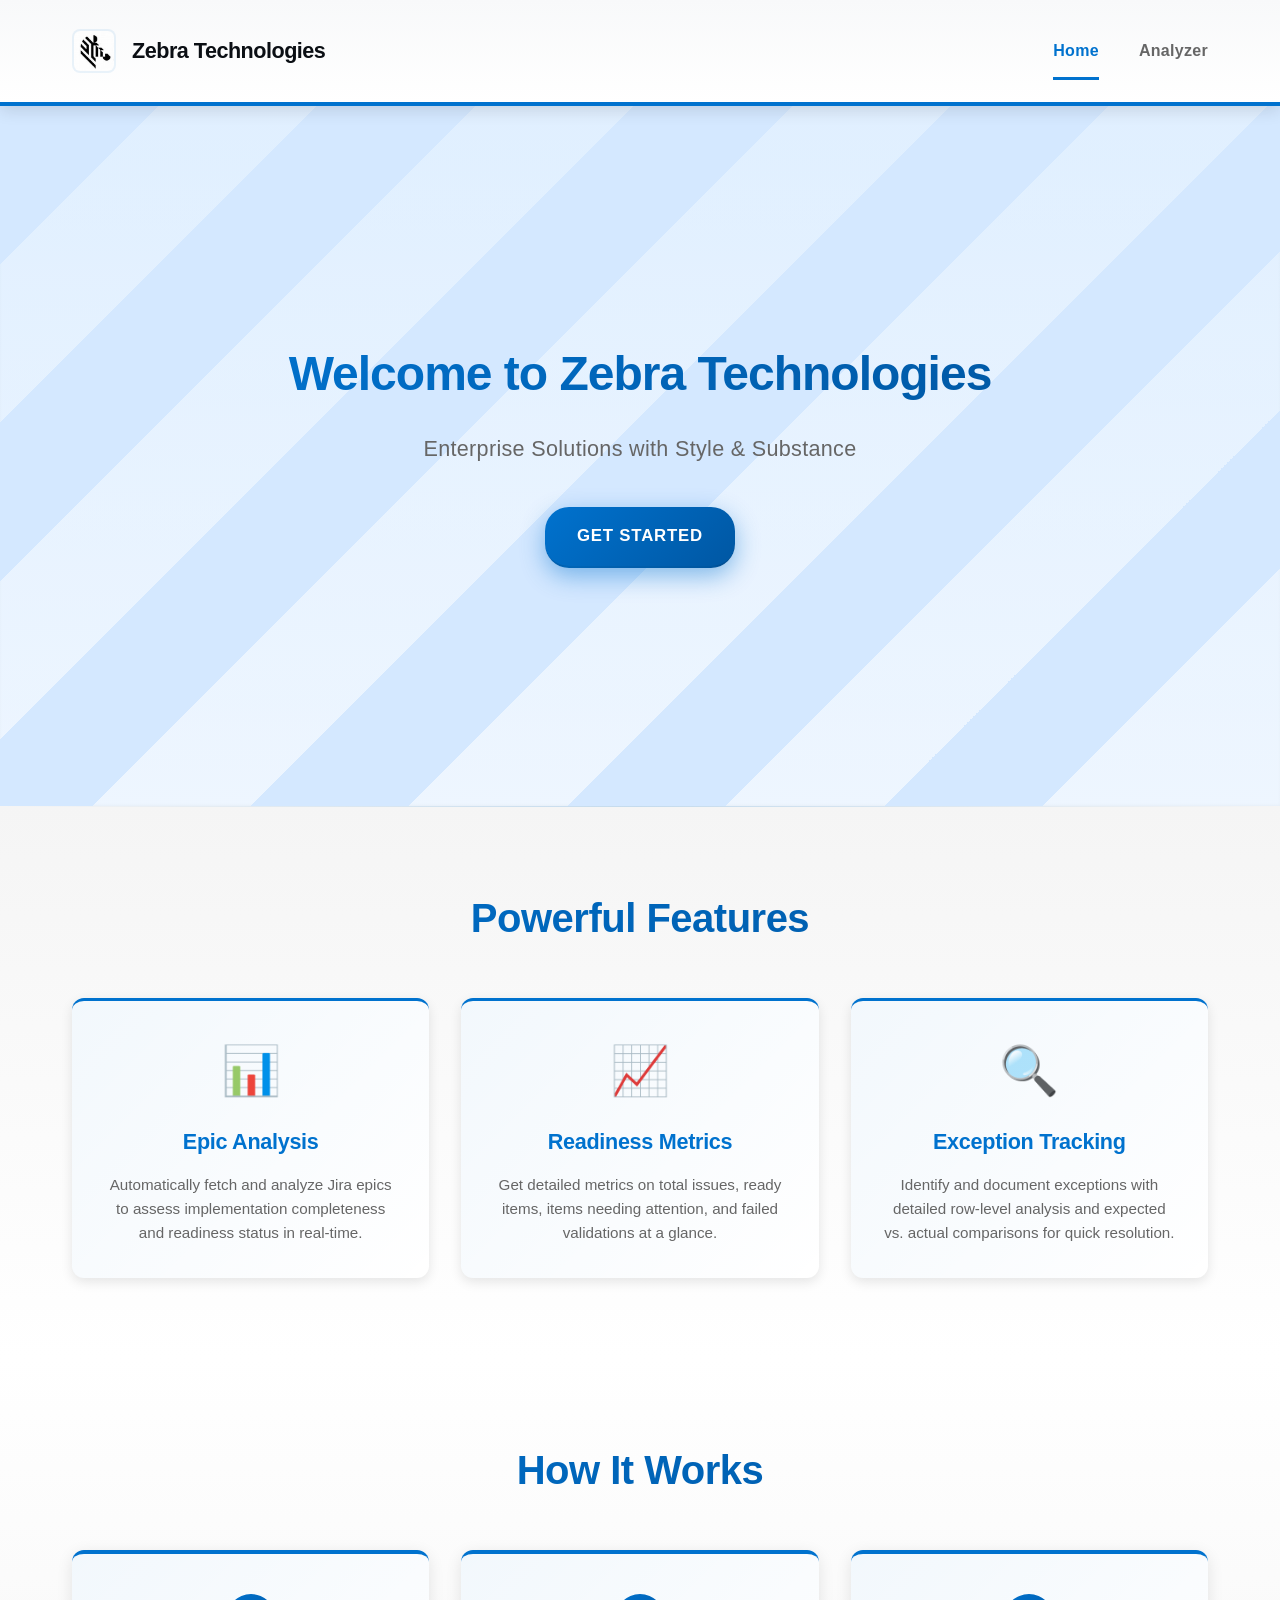
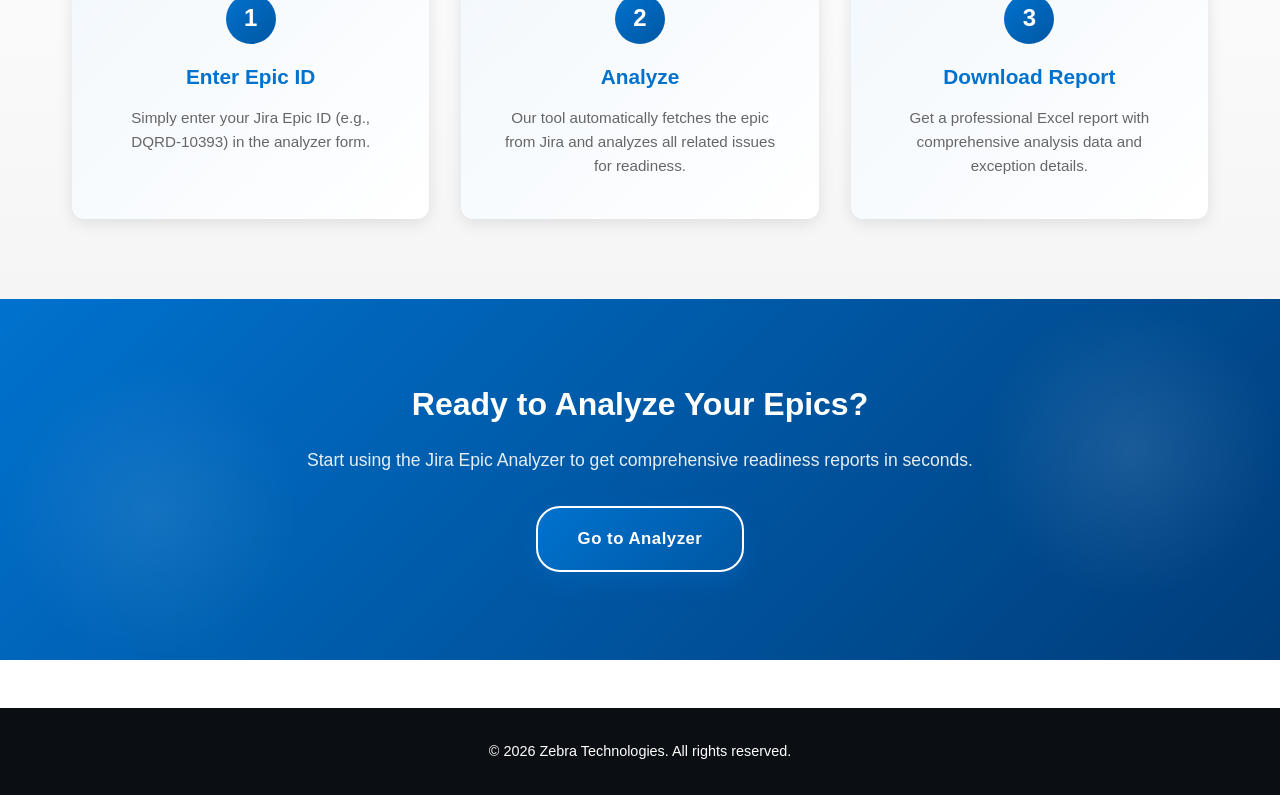
<file: frontend/index.html>
<!DOCTYPE html>
<html lang="en">
  <head>
    <meta charset="UTF-8" />
    <meta name="viewport" content="width=device-width, initial-scale=1.0" />
    <title>Zebra Technologies | Jira Epic Analyzer</title>
    <link rel="icon" type="image/svg+xml" href="assets/favicon.svg" />
    <link rel="stylesheet" href="css/style.css" />
  </head>
  <body>
    <header class="header">
      <div class="header-content">
        <div class="logo">
          <a href="https://www.zebra.com" target="_blank" rel="noopener noreferrer" class="logo-link">
            <img src="assets/zebra-logo.jpg" alt="Zebra Technologies" class="logo-img" />
            <span>Zebra Technologies</span>
          </a>
        </div>
        <nav class="main-nav">
          <a href="index.html" class="nav-link active">Home</a>
          <a href="analyzer.html" class="nav-link">Analyzer</a>
        </nav>
      </div>
    </header>

    <main>
      <section class="hero">
        <div class="hero-stripes"></div>
        <div class="hero-content">
          <h1>Welcome to Zebra Technologies</h1>
          <p class="hero-subtitle">Enterprise Solutions with Style & Substance</p>
          <a href="analyzer.html" class="btn btn-primary">GET STARTED</a>
        </div>
      </section>

      <section class="features-preview">
        <div class="container">
          <h2>Powerful Features</h2>
          <div class="features-grid">
            <div class="feature-card">
              <div class="feature-icon">📊</div>
              <h3>Epic Analysis</h3>
              <p>Automatically fetch and analyze Jira epics to assess implementation completeness and readiness status in real-time.</p>
            </div>
            <div class="feature-card">
              <div class="feature-icon">📈</div>
              <h3>Readiness Metrics</h3>
              <p>Get detailed metrics on total issues, ready items, items needing attention, and failed validations at a glance.</p>
            </div>
            <div class="feature-card">
              <div class="feature-icon">🔍</div>
              <h3>Exception Tracking</h3>
              <p>Identify and document exceptions with detailed row-level analysis and expected vs. actual comparisons for quick resolution.</p>
            </div>
          </div>
        </div>
      </section>

      <section class="how-it-works">
        <div class="container">
          <h2>How It Works</h2>
          <div class="steps-grid">
            <div class="step-card">
              <div class="step-number">1</div>
              <h3>Enter Epic ID</h3>
              <p>Simply enter your Jira Epic ID (e.g., DQRD-10393) in the analyzer form.</p>
            </div>
            <div class="step-card">
              <div class="step-number">2</div>
              <h3>Analyze</h3>
              <p>Our tool automatically fetches the epic from Jira and analyzes all related issues for readiness.</p>
            </div>
            <div class="step-card">
              <div class="step-number">3</div>
              <h3>Download Report</h3>
              <p>Get a professional Excel report with comprehensive analysis data and exception details.</p>
            </div>
          </div>
        </div>
      </section>

      <section class="cta-section">
        <div class="container">
          <h2>Ready to Analyze Your Epics?</h2>
          <p>Start using the Jira Epic Analyzer to get comprehensive readiness reports in seconds.</p>
          <a href="analyzer.html" class="btn btn-primary">Go to Analyzer</a>
        </div>
      </section>
    </main>

    <footer class="footer">
      <p>&copy; 2026 Zebra Technologies. All rights reserved.</p>
    </footer>

    <script src="js/main.js"></script>
  </body>
</html>
</file>
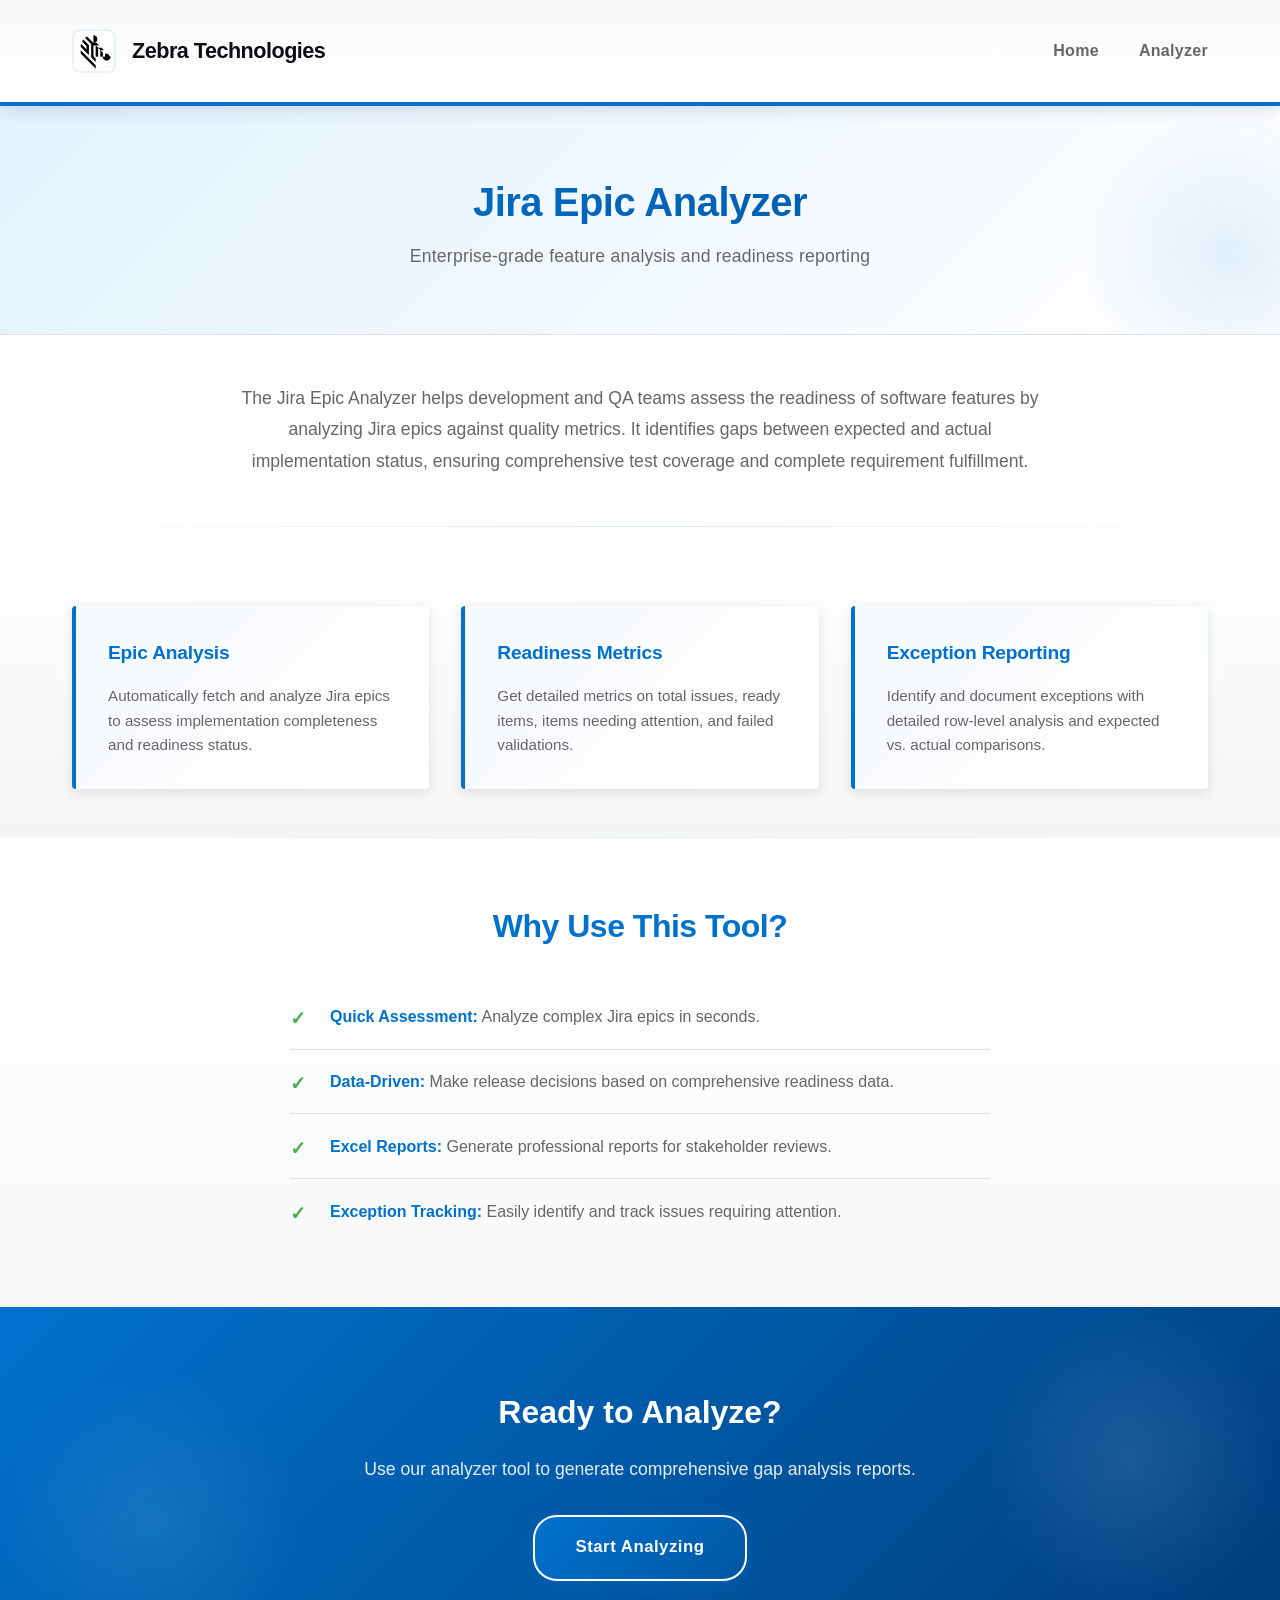
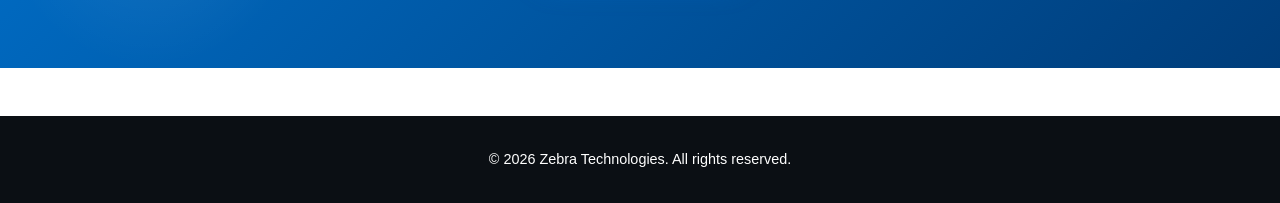
<file: frontend/about.html>
<!DOCTYPE html>
<html lang="en">
  <head>
    <meta charset="UTF-8" />
    <meta name="viewport" content="width=device-width, initial-scale=1.0" />
    <title>About | Zebra Epic Analyzer</title>
    <link rel="icon" type="image/svg+xml" href="assets/favicon.svg" />
    <link rel="stylesheet" href="css/style.css" />
  </head>
  <body>
    <header class="header">
      <div class="header-content">
        <div class="logo">
          <a href="https://www.zebra.com" target="_blank" rel="noopener noreferrer" class="logo-link">
            <img src="assets/zebra-logo.jpg" alt="Zebra Technologies" class="logo-img" />
            <span>Zebra Technologies</span>
          </a>
        </div>
        <nav class="main-nav">
          <a href="index.html" class="nav-link">Home</a>
          <a href="analyzer.html" class="nav-link">Analyzer</a>
        </nav>
      </div>
    </header>

    <main>
      <section class="about-hero">
        <div class="container">
          <h1>Jira Epic Analyzer</h1>
          <p class="section-subtitle">Enterprise-grade feature analysis and readiness reporting</p>
        </div>
      </section>

      <section class="about-intro">
        <div class="container">
          <p class="intro-text">
            The Jira Epic Analyzer helps development and QA teams assess the readiness of software features 
            by analyzing Jira epics against quality metrics. It identifies gaps between expected and actual 
            implementation status, ensuring comprehensive test coverage and complete requirement fulfillment.
          </p>
        </div>
      </section>

      <section class="about-features">
        <div class="container">
          <div class="features-row">
            <div class="feature-box">
              <div class="feature-box-header">
                <h3>Epic Analysis</h3>
              </div>
              <p>
                Automatically fetch and analyze Jira epics to assess implementation completeness and readiness status.
              </p>
            </div>
            <div class="feature-box">
              <div class="feature-box-header">
                <h3>Readiness Metrics</h3>
              </div>
              <p>
                Get detailed metrics on total issues, ready items, items needing attention, and failed validations.
              </p>
            </div>
            <div class="feature-box">
              <div class="feature-box-header">
                <h3>Exception Reporting</h3>
              </div>
              <p>
                Identify and document exceptions with detailed row-level analysis and expected vs. actual comparisons.
              </p>
            </div>
          </div>
        </div>
      </section>

      <section class="about-benefits">
        <div class="container">
          <h2>Why Use This Tool?</h2>
          <ul class="benefits-list">
            <li><strong>Quick Assessment:</strong> Analyze complex Jira epics in seconds.</li>
            <li><strong>Data-Driven:</strong> Make release decisions based on comprehensive readiness data.</li>
            <li><strong>Excel Reports:</strong> Generate professional reports for stakeholder reviews.</li>
            <li><strong>Exception Tracking:</strong> Easily identify and track issues requiring attention.</li>
          </ul>
        </div>
      </section>

      <section class="cta-section">
        <div class="container">
          <h2>Ready to Analyze?</h2>
          <p>Use our analyzer tool to generate comprehensive gap analysis reports.</p>
          <a href="analyzer.html" class="btn btn-primary">Start Analyzing</a>
        </div>
      </section>
    </main>

    <footer class="footer">
      <p>&copy; 2026 Zebra Technologies. All rights reserved.</p>
    </footer>

    <script src="js/main.js"></script>
  </body>
</html>
</file>
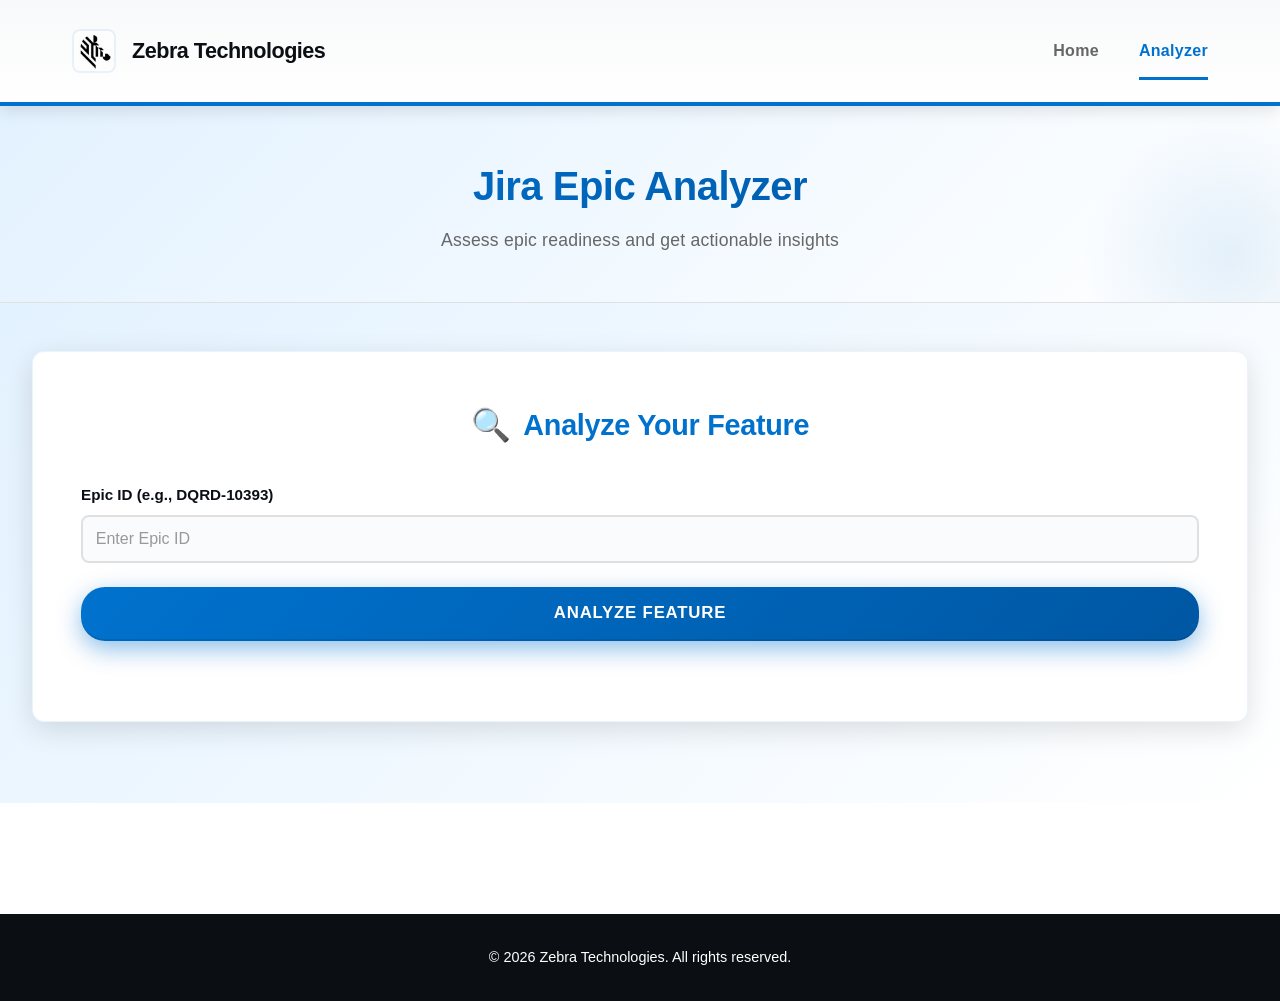
<file: frontend/analyzer.html>
<!DOCTYPE html>
<html lang="en">
  <head>
    <meta charset="UTF-8" />
    <meta name="viewport" content="width=device-width, initial-scale=1.0" />
    <title>Jira Epic Analyzer | Zebra Technologies</title>
    <link rel="icon" type="image/svg+xml" href="assets/favicon.svg" />
    <link rel="stylesheet" href="css/style.css" />
  </head>
  <body>
    <header class="header">
      <div class="header-content">
        <div class="logo">
          <a href="https://www.zebra.com" target="_blank" rel="noopener noreferrer" class="logo-link">
            <img src="assets/zebra-logo.jpg" alt="Zebra Technologies" class="logo-img" />
            <span>Zebra Technologies</span>
          </a>
        </div>
        <nav class="main-nav">
          <a href="index.html" class="nav-link">Home</a>
          <a href="analyzer.html" class="nav-link active">Analyzer</a>
        </nav>
      </div>
    </header>

    <main>
      <section class="analyzer-hero">
        <div class="container">
          <h1>Jira Epic Analyzer</h1>
          <p class="section-subtitle">Assess epic readiness and get actionable insights</p>
        </div>
      </section>

      <section class="analyzer-content">
        <div class="container">
          <div class="analyzer-card">
            <div class="analyzer-header">
              <h2>Analyze Your Feature</h2>
            </div>

            <form id="analyzerForm" class="analyzer-form">
              <div class="form-group">
                <label for="epicIdInput">Epic ID (e.g., DQRD-10393)</label>
                <input
                  id="epicIdInput"
                  name="epicId"
                  type="text"
                  placeholder="Enter Epic ID"
                  required
                  autocomplete="off"
                />
              </div>

              <button id="analyzeBtn" type="submit" class="btn btn-primary btn-full">
                ANALYZE FEATURE
              </button>

              <div id="analysisResult" class="analysis-result" role="status" aria-live="polite"></div>

              <div id="loadingSpinner" class="loading-spinner" style="display: none">
                <div class="spinner"></div>
                <p>Analyzing your epic...</p>
              </div>
            </form>

            <!-- Results Summary Section -->
            <div id="resultsSection" class="results-section">
              <div class="results-header">
                <h3>📊 Readiness Analysis Results</h3>
              </div>
              <div class="results-content">
                <div id="summaryGrid" class="summary-grid"></div>

                <div id="readyListSection" class="ready-list-section" style="display: none; margin-top: 1rem;">
                  <div class="ready-list-header">✅ Ready Issues</div>
                  <div id="readyIdsList" class="ready-ids-list"></div>
                  <div id="readyIdsTableContainer" style="margin-top: 0.75rem;"></div>
                </div>

                <div id="exceptionsSection" class="exceptions-section">
                  <div class="exceptions-header">⚠️ Readiness Exceptions</div>
                  <div id="exceptionsList"></div>
                </div>
              </div>

              <!-- Action Buttons Section -->
              <div class="action-buttons">
                <button id="downloadBtn" class="btn btn-download" style="display: none;">
                  📥 DOWNLOAD REPORT
                </button>
                <button id="analyzeAgainBtn" class="btn btn-analyze-again" style="display: none;">
                  🔄 ANALYZE ANOTHER EPIC
                </button>
              </div>
            </div>
          </div>


        </div>
      </section>
    </main>

    <footer class="footer">
      <p>&copy; 2026 Zebra Technologies. All rights reserved.</p>
    </footer>

    <script src="js/main.js"></script>
    <script src="js/analyzer.js"></script>
  </body>
</html>
</file>
<file: frontend/css/style.css>
:root {
  --primary-blue: #0072ce;
  --dark-blue: #003d7a;
  --light-blue: #e3f2ff;
  --black: #0b0f14;
  --white: #ffffff;
  --gray-light: #f5f5f5;
  --gray-medium: #e0e0e0;
  --gray-dark: #666666;
  --success-green: #4caf50;
  --error-red: #f44336;
  --transition-smooth: all 0.35s cubic-bezier(0.4, 0, 0.2, 1);
  --transition-fast: all 0.2s ease-out;
}

* {
  margin: 0;
  padding: 0;
  box-sizing: border-box;
}

html,
body {
  font-family: -apple-system, BlinkMacSystemFont, 'Segoe UI', Roboto, 'Helvetica Neue', Arial, sans-serif;
  font-size: 16px;
  line-height: 1.6;
  color: var(--black);
}

body {
  background-color: var(--white);
}

/* Header & Navigation */
.header {
  background: linear-gradient(180deg, #f8f9fa 0%, #ffffff 100%);
  border-bottom: 4px solid var(--primary-blue);
  position: sticky;
  top: 0;
  z-index: 100;
  box-shadow: 0 4px 16px rgba(0, 0, 0, 0.12);
}

.header-content {
  max-width: 1200px;
  margin: 0 auto;
  padding: 1.8rem 2rem;
  display: flex;
  justify-content: space-between;
  align-items: center;
  gap: 2rem;
}

.logo {
  display: flex;
  align-items: center;
  gap: 1rem;
  font-size: 1.35rem;
  font-weight: 800;
  color: var(--black);
  text-decoration: none;
  transition: var(--transition-smooth);
  letter-spacing: -0.5px;
}

.logo-link {
  display: flex;
  align-items: center;
  gap: 1rem;
  text-decoration: none;
  color: inherit;
  transition: var(--transition-smooth);
}

.logo-link:hover {
  color: var(--primary-blue);
}

.logo:hover {
  color: var(--primary-blue);
  transform: translateY(-1px);
}

.logo img {
  width: 44px;
  height: 44px;
  display: block;
  border-radius: 8px;
  transition: var(--transition-smooth);
  object-fit: contain;
  background-color: rgba(0, 114, 206, 0.08);
  padding: 2px;
}

.logo img:hover {
  transform: scale(1.08) translateY(-2px);
  box-shadow: 0 4px 12px rgba(0, 114, 206, 0.25);
  background-color: rgba(0, 114, 206, 0.12);
}

.logo svg {
  display: block;
  transition: var(--transition-fast);
  width: 44px;
  height: 44px;
  min-width: 44px;
}

.main-nav {
  display: flex;
  gap: 2.5rem;
  list-style: none;
}

.nav-link {
  text-decoration: none;
  color: var(--gray-dark);
  font-weight: 700;
  transition: var(--transition-smooth);
  position: relative;
  font-size: 1rem;
  letter-spacing: 0.3px;
  padding: 0.5rem 0;
}

.nav-link:hover {
  color: var(--primary-blue);
  transform: translateY(-1px);
}

.nav-link.active {
  color: var(--primary-blue);
}

.nav-link.active::after {
  content: '';
  position: absolute;
  bottom: -8px;
  left: 0;
  right: 0;
  height: 3px;
  background-color: var(--primary-blue);
  animation: slideIn 0.4s ease-out;
}

@keyframes slideIn {
  from {
    width: 0;
    left: 50%;
  }
  to {
    width: 100%;
    left: 0;
  }
}

/* Main Container */
.container {
  max-width: 1200px;
  margin: 0 auto;
  padding: 0 2rem;
}

main {
  min-height: calc(100vh - 140px);
}

/* Footer */
.footer {
  background-color: var(--black);
  color: var(--white);
  text-align: center;
  padding: 2rem;
  margin-top: 3rem;
  font-size: 0.9rem;
}

/* Hero Section */
.hero {
  position: relative;
  overflow: hidden;
  min-height: 700px;
  display: flex;
  align-items: center;
  justify-content: center;
  background: linear-gradient(180deg, #e8f4ff 0%, #ffffff 100%);
  box-shadow: inset 0 -1px 3px rgba(0, 0, 0, 0.05);
}

.hero-stripes {
  position: absolute;
  inset: 0;
  background: linear-gradient(
    135deg,
    #d4e8ff 0%,
    #d4e8ff 8%,
    rgba(212, 232, 255, 0.4) 8%,
    rgba(212, 232, 255, 0.4) 16%,
    #d4e8ff 16%,
    #d4e8ff 24%,
    rgba(212, 232, 255, 0.4) 24%,
    rgba(212, 232, 255, 0.4) 32%,
    #d4e8ff 32%,
    #d4e8ff 40%,
    rgba(212, 232, 255, 0.4) 40%,
    rgba(212, 232, 255, 0.4) 48%,
    #d4e8ff 48%,
    #d4e8ff 56%,
    rgba(212, 232, 255, 0.4) 56%,
    rgba(212, 232, 255, 0.4) 64%,
    #d4e8ff 64%,
    #d4e8ff 72%,
    rgba(212, 232, 255, 0.4) 72%,
    rgba(212, 232, 255, 0.4) 80%,
    #d4e8ff 80%,
    #d4e8ff 88%,
    rgba(212, 232, 255, 0.4) 88%,
    rgba(212, 232, 255, 0.4) 96%
  );
  background-size: 100% 100%;
  z-index: 0;
  animation: stripeShift 15s ease-in-out infinite;
}

@keyframes stripeShift {
  0%, 100% { opacity: 0.9; transform: translateX(0); }
  50% { opacity: 1; transform: translateX(2px); }
}

.hero-content {
  position: relative;
  z-index: 1;
  text-align: center;
  max-width: 900px;
  padding: 3rem 2rem;
  animation: fadeInUp 0.8s ease-out;
  width: 100%;
}

@keyframes fadeInUp {
  from {
    opacity: 0;
    transform: translateY(30px);
  }
  to {
    opacity: 1;
    transform: translateY(0);
  }
}

.hero-content h1 {
  font-size: clamp(2rem, 5vw, 3rem);
  background: linear-gradient(135deg, var(--primary-blue) 0%, #0057a3 100%);
  -webkit-background-clip: text;
  -webkit-text-fill-color: transparent;
  background-clip: text;
  margin-bottom: 1.2rem;
  font-weight: 800;
  letter-spacing: -1px;
}

.hero-subtitle {
  font-size: 1.35rem;
  color: var(--gray-dark);
  margin-bottom: 2.5rem;
  font-weight: 500;
  letter-spacing: 0.3px;
}

/* Buttons */
.btn {
  display: inline-block;
  padding: 1rem 2rem;
  border-radius: 24px;
  text-decoration: none;
  font-weight: 600;
  border: none;
  cursor: pointer;
  transition: var(--transition-smooth);
  font-size: 1rem;
  position: relative;
  overflow: hidden;
}

.btn::before {
  content: '';
  position: absolute;
  top: 50%;
  left: 50%;
  width: 0;
  height: 0;
  border-radius: 50%;
  background: rgba(255, 255, 255, 0.3);
  transform: translate(-50%, -50%);
  transition: width 0.6s, height 0.6s;
}

.btn:active::before {
  width: 300px;
  height: 300px;
}

.btn-primary {
  background: linear-gradient(135deg, var(--primary-blue) 0%, #0057a3 100%);
  color: var(--white);
  box-shadow: 0 8px 24px rgba(0, 114, 206, 0.45);
  font-size: 1.05rem;
  letter-spacing: 0.8px;
  border-bottom: 2px solid rgba(0, 0, 0, 0.1);
}

.btn-primary:hover {
  box-shadow: 0 14px 36px rgba(0, 114, 206, 0.6);
  transform: translateY(-5px);
  background: linear-gradient(135deg, #0072ce 0%, #004a8a 100%);
}

.btn-primary:active {
  transform: translateY(-2px);
}

.btn-primary:disabled {
  opacity: 0.6;
  cursor: not-allowed;
  transform: none;
  box-shadow: 0 4px 12px rgba(0, 114, 206, 0.2);
}

.btn-full {
  width: 100%;
}

/* Features Preview */
.features-preview {
  padding: 5rem 0;
  background: linear-gradient(180deg, var(--gray-light) 0%, #ffffff 100%);
  position: relative;
}

.features-preview::before {
  content: '';
  position: absolute;
  top: 0;
  left: 0;
  right: 0;
  height: 1px;
  background: linear-gradient(90deg, transparent 0%, rgba(0, 114, 206, 0.2) 50%, transparent 100%);
}

.features-preview h2 {
  font-size: 2.5rem;
  background: linear-gradient(135deg, var(--primary-blue) 0%, #0057a3 100%);
  -webkit-background-clip: text;
  -webkit-text-fill-color: transparent;
  background-clip: text;
  margin-bottom: 3rem;
  text-align: center;
  font-weight: 800;
  letter-spacing: -0.5px;
}

.features-grid {
  display: grid;
  grid-template-columns: repeat(auto-fit, minmax(300px, 1fr));
  gap: 2rem;
  margin-top: 2rem;
}

.feature-card {
  background-color: var(--white);
  border-radius: 12px;
  padding: 2rem;
  text-align: center;
  box-shadow: 0 4px 12px rgba(0, 0, 0, 0.1);
  transition: var(--transition-smooth);
  border-top: 3px solid var(--primary-blue);
  position: relative;
  overflow: hidden;
}

.feature-card::before {
  content: '';
  position: absolute;
  top: 0;
  left: 0;
  right: 0;
  bottom: 0;
  background: linear-gradient(135deg, rgba(0, 114, 206, 0.05) 0%, transparent 100%);
  pointer-events: none;
}

.feature-card:hover {
  transform: translateY(-8px);
  box-shadow: 0 16px 32px rgba(0, 114, 206, 0.2);
  border-top-width: 4px;
}

.feature-icon {
  animation: float 3s ease-in-out infinite;
}

@keyframes float {
  0%, 100% { transform: translateY(0px); }
  50% { transform: translateY(-8px); }
}

.feature-icon {
  font-size: 3rem;
  margin-bottom: 1rem;
}

.feature-card h3 {
  font-size: 1.35rem;
  color: var(--primary-blue);
  margin-bottom: 0.8rem;
  font-weight: 700;
  letter-spacing: -0.3px;
  position: relative;
  z-index: 1;
}

.feature-card p {
  color: var(--gray-dark);
  font-size: 0.95rem;
  line-height: 1.6;
  position: relative;
  z-index: 1;
}

/* How It Works Section */
.how-it-works {
  padding: 5rem 0;
  background: linear-gradient(180deg, #ffffff 0%, var(--gray-light) 100%);
  position: relative;
}

.how-it-works h2 {
  text-align: center;
  font-size: 2.5rem;
  background: linear-gradient(135deg, var(--primary-blue) 0%, #0057a3 100%);
  -webkit-background-clip: text;
  -webkit-text-fill-color: transparent;
  background-clip: text;
  margin-bottom: 3rem;
  font-weight: 800;
  letter-spacing: -0.5px;
}

.steps-grid {
  display: grid;
  grid-template-columns: repeat(auto-fit, minmax(250px, 1fr));
  gap: 2rem;
  margin-top: 2rem;
}

.step-card {
  background-color: var(--white);
  padding: 2.5rem;
  border-radius: 12px;
  text-align: center;
  box-shadow: 0 4px 16px rgba(0, 0, 0, 0.1);
  transition: var(--transition-smooth);
  position: relative;
  overflow: hidden;
  border-top: 4px solid var(--primary-blue);
}

.step-card::before {
  content: '';
  position: absolute;
  top: 0;
  left: 0;
  right: 0;
  bottom: 0;
  background: linear-gradient(135deg, rgba(0, 114, 206, 0.05) 0%, transparent 100%);
  pointer-events: none;
}

.step-card:hover {
  transform: translateY(-8px);
  box-shadow: 0 12px 32px rgba(0, 114, 206, 0.2);
  border-top-width: 6px;
}

.step-number {
  display: inline-flex;
  align-items: center;
  justify-content: center;
  width: 50px;
  height: 50px;
  background: linear-gradient(135deg, var(--primary-blue) 0%, #0057a3 100%);
  color: var(--white);
  border-radius: 50%;
  font-size: 1.5rem;
  font-weight: 700;
  margin-bottom: 1rem;
  position: relative;
  z-index: 1;
}

.step-card h3 {
  font-size: 1.3rem;
  color: var(--primary-blue);
  margin-bottom: 0.8rem;
  font-weight: 700;
  position: relative;
  z-index: 1;
}

.step-card p {
  color: var(--gray-dark);
  font-size: 0.95rem;
  line-height: 1.6;
  position: relative;
  z-index: 1;
}

/* About Page */
.about-hero {
  background: linear-gradient(135deg, #e3f2ff 0%, #ffffff 100%);
  padding: 4rem 0;
  text-align: center;
  border-bottom: 1px solid var(--gray-medium);
  position: relative;
  overflow: hidden;
}

.about-hero::after {
  content: '';
  position: absolute;
  top: 0;
  right: -100px;
  width: 300px;
  height: 300px;
  background: radial-gradient(circle, rgba(0, 114, 206, 0.1) 0%, transparent 70%);
  border-radius: 50%;
}

.about-hero h1 {
  font-size: 2.5rem;
  background: linear-gradient(135deg, var(--primary-blue) 0%, #0057a3 100%);
  -webkit-background-clip: text;
  -webkit-text-fill-color: transparent;
  background-clip: text;
  margin-bottom: 0.5rem;
  font-weight: 800;
  letter-spacing: -0.5px;
  position: relative;
  z-index: 1;
}

.section-subtitle {
  color: var(--gray-dark);
  font-size: 1.1rem;
  margin-top: 0.5rem;
  font-weight: 500;
  letter-spacing: 0.2px;
  position: relative;
  z-index: 1;
}

.about-intro {
  padding: 3rem 0;
}

.intro-text {
  max-width: 800px;
  margin: 0 auto;
  font-size: 1.1rem;
  color: var(--gray-dark);
  text-align: center;
  line-height: 1.8;
}

.about-features {
  padding: 3rem 0;
  background: linear-gradient(180deg, #ffffff 0%, var(--gray-light) 100%);
  position: relative;
}

.about-features::before {
  content: '';
  position: absolute;
  top: 0;
  left: 0;
  right: 0;
  height: 1px;
  background: linear-gradient(90deg, transparent 0%, rgba(0, 114, 206, 0.15) 50%, transparent 100%);
}

.features-row {
  display: grid;
  grid-template-columns: repeat(auto-fit, minmax(280px, 1fr));
  gap: 2rem;
  margin-top: 2rem;
}

.feature-box {
  background-color: var(--white);
  border-left: 4px solid var(--primary-blue);
  padding: 2rem;
  border-radius: 4px;
  box-shadow: 0 3px 12px rgba(0, 0, 0, 0.1);
  transition: var(--transition-smooth);
  position: relative;
  overflow: hidden;
}

.feature-box::before {
  content: '';
  position: absolute;
  top: 0;
  left: 0;
  right: 0;
  bottom: 0;
  background: linear-gradient(135deg, rgba(0, 114, 206, 0.04) 0%, transparent 100%);
  pointer-events: none;
}

.feature-box:hover {
  box-shadow: 0 8px 20px rgba(0, 114, 206, 0.15);
  transform: translateY(-4px);
  border-left-width: 6px;
}

.feature-box-header {
  margin-bottom: 1rem;
}

.feature-box h3 {
  color: var(--primary-blue);
  font-size: 1.2rem;
  font-weight: 700;
  letter-spacing: -0.2px;
  position: relative;
  z-index: 1;
}

.feature-box p {
  color: var(--gray-dark);
  font-size: 0.95rem;
  line-height: 1.6;
  position: relative;
  z-index: 1;
}

.about-benefits {
  padding: 4rem 0;
  background: linear-gradient(180deg, #ffffff 0%, #f8f9fa 100%);
  position: relative;
}

.about-benefits::before {
  content: '';
  position: absolute;
  top: 0;
  left: 0;
  right: 0;
  height: 1px;
  background: linear-gradient(90deg, transparent 0%, rgba(0, 114, 206, 0.15) 50%, transparent 100%);
}

.about-benefits h2 {
  color: var(--primary-blue);
  font-size: 2rem;
  margin-bottom: 2rem;
  text-align: center;
  font-weight: 800;
  letter-spacing: -0.5px;
  position: relative;
  z-index: 1;
}

.benefits-list {
  max-width: 700px;
  margin: 0 auto;
  list-style: none;
}

.benefits-list li {
  padding: 1.2rem;
  color: var(--gray-dark);
  border-bottom: 1px solid var(--gray-medium);
  font-size: 1rem;
  line-height: 1.6;
  transition: var(--transition-smooth);
  position: relative;
  padding-left: 2.5rem;
}

.benefits-list li::before {
  content: '✓';
  position: absolute;
  left: 0;
  color: var(--success-green);
  font-weight: bold;
  font-size: 1.2rem;
}

.benefits-list li:hover {
  background-color: rgba(0, 114, 206, 0.04);
  padding-left: 2.8rem;
}

.benefits-list li:last-child {
  border-bottom: none;
}

.benefits-list strong {
  color: var(--primary-blue);
}

.cta-section {
  background: linear-gradient(135deg, var(--primary-blue) 0%, var(--dark-blue) 100%);
  color: var(--white);
  padding: 5rem 0;
  text-align: center;
  position: relative;
  overflow: hidden;
}

.cta-section::before {
  content: '';
  position: absolute;
  top: 0;
  right: 0;
  width: 300px;
  height: 300px;
  background: radial-gradient(circle, rgba(255, 255, 255, 0.1) 0%, transparent 70%);
  border-radius: 50%;
}

.cta-section::after {
  content: '';
  position: absolute;
  bottom: 0;
  left: 0;
  width: 300px;
  height: 300px;
  background: radial-gradient(circle, rgba(255, 255, 255, 0.08) 0%, transparent 70%);
  border-radius: 50%;
}

.cta-section h2 {
  font-size: 2rem;
  margin-bottom: 1rem;
  position: relative;
  z-index: 1;
}

.cta-section p {
  color: rgba(255, 255, 255, 0.9);
  margin-bottom: 2rem;
  font-size: 1.1rem;
  position: relative;
  z-index: 1;
}

.cta-section .btn {
  background-color: var(--white);
  color: var(--white);
  box-shadow: 0 8px 24px rgba(0, 114, 206, 0.35);
  font-weight: 700;
  position: relative;
  z-index: 2;
  letter-spacing: 0.5px;
  font-size: 1.05rem;
  padding: 1.1rem 2.5rem;
  border: 2px solid var(--white);
  transition: var(--transition-smooth);
}

.cta-section .btn:hover {
  background: var(--primary-blue);
  color: var(--white);
  box-shadow: 0 12px 36px rgba(0, 114, 206, 0.6);
  transform: translateY(-4px);
  border-color: var(--white);
}

/* Analyzer Page */
.analyzer-hero {
  background: linear-gradient(135deg, #e3f2ff 0%, #ffffff 100%);
  padding: 3rem 0;
  text-align: center;
  border-bottom: 1px solid var(--gray-medium);
  position: relative;
  overflow: hidden;
}

.analyzer-hero::after {
  content: '';
  position: absolute;
  top: 0;
  right: -100px;
  width: 300px;
  height: 300px;
  background: radial-gradient(circle, rgba(0, 114, 206, 0.1) 0%, transparent 70%);
  border-radius: 50%;
}

.analyzer-hero h1 {
  font-size: 2.5rem;
  background: linear-gradient(135deg, var(--primary-blue) 0%, #0057a3 100%);
  -webkit-background-clip: text;
  -webkit-text-fill-color: transparent;
  background-clip: text;
  margin-bottom: 0.5rem;
  font-weight: 800;
  letter-spacing: -0.5px;
  position: relative;
  z-index: 1;
}

.analyzer-content {
  padding: 3rem 0;
  min-height: 500px;
  background: linear-gradient(135deg, #e3f2ff 0%, #ffffff 100%);
}

.analyzer-content .container {
  max-width: 1460px;
}

.analyzer-card {
  background-color: var(--white);
  border-radius: 12px;
  padding: 3rem;
  box-shadow: 0 8px 28px rgba(0, 0, 0, 0.12);
  max-width: 1320px;
  width: 100%;
  margin: 0 auto;
  border: 1px solid rgba(0, 114, 206, 0.08);
  transition: var(--transition-smooth);
}

.analyzer-card:hover {
  box-shadow: 0 12px 40px rgba(0, 114, 206, 0.18);
}

.analyzer-card:focus-within {
  border-color: rgba(0, 114, 206, 0.2);
}

.analyzer-header {
  text-align: center;
  margin-bottom: 2rem;
}

.analyzer-header h2 {
  color: var(--primary-blue);
  font-size: 1.8rem;
  display: flex;
  align-items: center;
  justify-content: center;
  gap: 0.8rem;
  font-weight: 800;
  letter-spacing: -0.3px;
}

.analyzer-header h2::before {
  content: '🔍';
  font-size: 2rem;
}

.analyzer-form {
  margin-bottom: 2rem;
}

.form-group {
  margin-bottom: 1.5rem;
}

.form-group label {
  display: block;
  color: var(--black);
  font-weight: 600;
  margin-bottom: 0.5rem;
  font-size: 0.95rem;
}

.form-group input {
  width: 100%;
  padding: 0.8rem;
  border: 2px solid var(--gray-medium);
  border-radius: 8px;
  font-size: 1rem;
  transition: var(--transition-smooth);
  font-family: inherit;
  background-color: #fafbfc;
}

.form-group input:focus {
  outline: none;
  border-color: var(--primary-blue);
  box-shadow: 0 0 0 4px rgba(0, 114, 206, 0.2);
  background-color: rgba(0, 114, 206, 0.04);
}

.form-group input::placeholder {
  color: #999;
}

.analysis-result {
  margin-top: 1.5rem;
  padding: 1rem;
  border-radius: 8px;
  display: none;
  font-size: 0.95rem;
  animation: slideUp 0.4s ease-out;
}

.analysis-result.success {
  background: linear-gradient(135deg, #e8f5e9 0%, #f1f8f4 100%);
  color: #2e7d32;
  border: 1px solid #4caf50;
  display: block;
}

.analysis-result.error {
  background: linear-gradient(135deg, #ffebee 0%, #fff5f5 100%);
  color: #c62828;
  border: 1px solid #f44336;
  display: block;
}

@keyframes slideUp {
  from {
    opacity: 0;
    transform: translateY(10px);
  }
  to {
    opacity: 1;
    transform: translateY(0);
  }
}

.recent-analyses {
  margin-top: 2rem;
  padding-top: 2rem;
  border-top: 1px solid var(--gray-medium);
}

.recent-analyses h3 {
  color: var(--primary-blue);
  margin-bottom: 1rem;
  font-size: 1.1rem;
}

.recent-analyses ul {
  list-style: none;
  display: flex;
  flex-wrap: wrap;
  gap: 0.5rem;
}

.recent-analyses li {
  background-color: var(--light-blue);
  color: var(--primary-blue);
  padding: 0.5rem 1rem;
  border-radius: 20px;
  font-size: 0.9rem;
  font-weight: 500;
}

/* Loading Spinner */
.loading-spinner {
  text-align: center;
  padding: 2rem 0;
}

.spinner {
  border: 4px solid var(--gray-light);
  border-top: 4px solid var(--primary-blue);
  border-radius: 50%;
  width: 40px;
  height: 40px;
  animation: spin 1s linear infinite;
  margin: 0 auto 1rem;
}

@keyframes spin {
  0% {
    transform: rotate(0deg);
  }
  100% {
    transform: rotate(360deg);
  }
}

/* Results Summary Styles */
.results-section {
  display: none;
  margin-top: 2rem;
  animation: slideUp 0.5s ease-out;
}

.results-section.show {
  display: block;
}

.results-header {
  background: linear-gradient(135deg, var(--primary-blue) 0%, var(--dark-blue) 100%);
  color: var(--white);
  padding: 1.5rem;
  border-radius: 12px 12px 0 0;
  margin-bottom: 0;
  box-shadow: 0 4px 12px rgba(0, 114, 206, 0.2);
}

.results-header h3 {
  margin: 0;
  font-size: 1.3rem;
  display: flex;
  align-items: center;
  gap: 0.8rem;
  font-weight: 700;
  letter-spacing: -0.3px;
}

.results-content {
  background-color: var(--gray-light);
  padding: 2rem;
  border-radius: 0;
  border: 1px solid var(--gray-medium);
  border-top: none;
  background: linear-gradient(180deg, #ffffff 0%, #f8f9fa 100%);
}

.summary-grid {
  display: grid;
  grid-template-columns: repeat(auto-fit, minmax(200px, 1fr));
  gap: 1.5rem;
  margin-bottom: 2rem;
}

.summary-card {
  background-color: var(--white);
  padding: 1.5rem;
  border-radius: 8px;
  text-align: center;
  box-shadow: 0 3px 12px rgba(0, 0, 0, 0.1);
  transition: var(--transition-smooth);
  border-top: 3px solid var(--primary-blue);
  position: relative;
}

.summary-card::after {
  content: '';
  position: absolute;
  top: 0;
  left: 0;
  right: 0;
  bottom: 0;
  background: linear-gradient(135deg, rgba(0, 114, 206, 0.03) 0%, transparent 100%);
  pointer-events: none;
  border-radius: 6px;
}

.summary-card:hover {
  transform: translateY(-3px);
  box-shadow: 0 6px 20px rgba(0, 114, 206, 0.15);
  border-top-width: 4px;
}

.summary-value {
  font-size: 2rem;
  font-weight: 700;
  color: var(--primary-blue);
  margin-bottom: 0.5rem;
}

.summary-label {
  font-size: 0.85rem;
  color: var(--gray-dark);
  text-transform: uppercase;
  letter-spacing: 0.05em;
}

.exceptions-section {
  margin-top: 2rem;
}

#exceptionsList {
  display: grid;
  grid-template-columns: repeat(2, minmax(0, 1fr));
  gap: 1rem;
  align-items: start;
}

.ready-list-header {
  color: #227d32;
  font-size: 1.1rem;
  margin-bottom: 0.75rem;
  font-weight: 700;
}

.ready-issue-item {
  margin-bottom: 0.5rem;
}

.ready-issue-link {
  display: inline-block;
  color: #0a66c2;
  text-decoration: none;
  font-weight: 600;
  border-bottom: 1px dotted #0a66c2;
}

.ready-issue-link:hover {
  color: #004080;
  text-decoration: underline;
}

.ready-status-tag {
  color: #2e7d32;
  font-weight: 700;
}

.no-ready {
  color: #666;
  font-style: italic;
}

#epicNameLabel {
  color: #ffffff;
  font-weight: 500;
  letter-spacing: 0.02em;
  margin-left: 0.5rem;
}

.ready-issues-table {
  width: 100%;
  border-collapse: collapse;
  margin-top: 0.75rem;
  font-size: 0.95rem;
}

.ready-issues-table th,
.ready-issues-table td {
  border: 1px solid rgba(0, 0, 0, 0.12);
  padding: 0.6rem 0.75rem;
  text-align: left;
}

.ready-issues-table th {
  background-color: rgba(76, 175, 80, 0.08);
  color: #1d5d2b;
}

#epicNameLabel {
  color: #0072ce !important;
  font-weight: 600;
}

.btn-go {
  display: inline;
  background: transparent;
  color: #4caf50;
  padding: 0;
  border-radius: 0;
  text-decoration: none;
  font-weight: 400;
  cursor: text;
  transition: none;
}

.btn-go:hover {
  color: #4caf50;
  text-decoration: none;
  background: transparent;
}

.exceptions-header {
  color: var(--primary-blue);
  font-size: 1.1rem;
  margin-bottom: 1rem;
  font-weight: 700;
}

.exception-ids-card {
  background-color: var(--white);
  border-radius: 8px;
  border: 1px solid rgba(0, 114, 206, 0.18);
  box-shadow: 0 3px 12px rgba(0, 0, 0, 0.06);
  padding: 1rem;
  margin-bottom: 0;
  grid-column: 1 / -1;
}

.exception-ids-title {
  font-size: 0.9rem;
  font-weight: 700;
  color: var(--primary-blue);
  text-transform: uppercase;
  letter-spacing: 0.4px;
  margin-bottom: 0.7rem;
}

.exception-ids-grid {
  display: grid;
  grid-template-columns: repeat(auto-fit, minmax(140px, 1fr));
  gap: 0.55rem;
}

.exception-id-chip {
  appearance: none;
  -webkit-appearance: none;
  background: linear-gradient(135deg, #eaf3fa 0%, #f6fbff 100%);
  border: 1px solid rgba(0, 114, 206, 0.25);
  border-radius: 999px;
  color: var(--dark-blue);
  font-size: 0.82rem;
  font-weight: 700;
  letter-spacing: 0.25px;
  text-align: center;
  padding: 0.34rem 0.75rem;
  white-space: nowrap;
  cursor: pointer;
  transition: var(--transition-fast);
}

.exception-id-chip:hover {
  background: linear-gradient(135deg, #dbeeff 0%, #edf7ff 100%);
  border-color: rgba(0, 114, 206, 0.45);
}

.exception-id-chip.active {
  background: linear-gradient(135deg, var(--primary-blue) 0%, #0057a3 100%);
  color: var(--white);
  border-color: rgba(0, 87, 163, 0.95);
  box-shadow: 0 4px 12px rgba(0, 114, 206, 0.3);
}

.exception-item {
  background-color: var(--white);
  padding: 1.2rem;
  border-left: 4px solid var(--error-red);
  border-radius: 4px;
  transition: var(--transition-smooth);
  box-shadow: 0 2px 6px rgba(0, 0, 0, 0.05);
}

.exception-item:hover {
  box-shadow: 0 4px 12px rgba(244, 67, 54, 0.15);
  border-left-width: 5px;
  background: linear-gradient(135deg, rgba(244, 67, 54, 0.02) 0%, transparent 100%);
}

.exception-item:first-of-type {
  animation: slideUp 0.4s ease-out;
}

.exception-key {
  font-weight: 700;
  color: var(--primary-blue);
  margin-bottom: 0.4rem;
  font-size: 0.9rem;
  letter-spacing: 0.3px;
  text-transform: uppercase;
}

.exception-key a {
  color: #0a66c2;
  text-decoration: none;
  border-bottom: 1px dotted #0a66c2;
}

.exception-key a:hover {
  color: #004080;
  text-decoration: underline;
}

.exception-detail {
  font-size: 0.85rem;
  color: var(--gray-dark);
  margin: 0.3rem 0;
  line-height: 1.5;
}

.no-exceptions {
  background: linear-gradient(135deg, #e8f5e9 0%, #f1f8f4 100%);
  color: #2e7d32;
  padding: 1.2rem;
  border-radius: 8px;
  border: 1px solid #4caf50;
  font-weight: 500;
  box-shadow: 0 2px 8px rgba(76, 175, 80, 0.1);
}

.download-section {
  margin-top: 1.5rem;
  text-align: center;
}

.action-buttons {
  display: flex;
  gap: 1.5rem;
  justify-content: center;
  padding: 2.5rem 2rem;
  background: linear-gradient(180deg, #ffffff 0%, #f8f9fa 100%);
  border-top: 1px solid var(--gray-medium);
  border-radius: 0 0 12px 12px;
  flex-wrap: wrap;
}

.btn-download {
  background: linear-gradient(135deg, var(--success-green) 0%, #45a049 100%);
  color: var(--white);
  box-shadow: 0 8px 24px rgba(76, 175, 80, 0.4);
  font-weight: 700;
  letter-spacing: 0.5px;
  transition: var(--transition-smooth);
  min-width: 200px;
  position: relative;
}

.btn-download:hover {
  box-shadow: 0 14px 36px rgba(76, 175, 80, 0.6);
  transform: translateY(-5px);
  background: linear-gradient(135deg, #45a049 0%, #2e7d32 100%);
}

.btn-download:active {
  transform: translateY(-2px);
  box-shadow: 0 10px 28px rgba(76, 175, 80, 0.5);
}

.btn-analyze-again {
  background: linear-gradient(135deg, var(--primary-blue) 0%, #0057a3 100%);
  color: var(--white);
  box-shadow: 0 8px 24px rgba(0, 114, 206, 0.4);
  font-weight: 700;
  letter-spacing: 0.5px;
  transition: var(--transition-smooth);
  min-width: 200px;
  position: relative;
}

.btn-analyze-again:hover {
  box-shadow: 0 14px 36px rgba(0, 114, 206, 0.6);
  transform: translateY(-5px);
  background: linear-gradient(135deg, #0072ce 0%, #004a8a 100%);
}

.btn-analyze-again:active {
  transform: translateY(-2px);
  box-shadow: 0 10px 28px rgba(0, 114, 206, 0.5);
}

.loading-spinner p {
  color: var(--gray-dark);
  font-weight: 500;
  animation: fadeIn 0.6s ease-in;
}

@keyframes fadeIn {
  from { opacity: 0; }
  to { opacity: 1; }
}

/* Responsive */
.download-link {
  color: var(--primary-blue);
  text-decoration: none;
  font-weight: 600;
  transition: var(--transition-smooth);
  word-break: break-all;
}

.download-link:hover {
  text-decoration: underline;
}

@media (max-width: 768px) {
  .header-content {
    flex-direction: column;
    gap: 1rem;
  }

  .main-nav {
    gap: 1rem;
    justify-content: center;
  }

  .hero-content h1 {
    font-size: 2rem;
  }

  .hero-subtitle {
    font-size: 1.2rem;
  }

  .analyzer-card {
    padding: 1.5rem;
    max-width: 100%;
  }

  .exception-ids-grid {
    grid-template-columns: repeat(auto-fit, minmax(120px, 1fr));
  }

  .features-preview h2,
  .about-hero h1 {
    font-size: 1.8rem;
  }

  .features-grid,
  .features-row {
    grid-template-columns: 1fr;
  }

  .summary-grid {
    grid-template-columns: 1fr;
  }

  #exceptionsList {
    grid-template-columns: 1fr;
  }

  .action-buttons {
    flex-direction: column;
    padding: 1.5rem;
  }

  .btn-download,
  .btn-analyze-again {
    width: 100%;
    min-width: 100%;
  }

  .steps-grid {
    grid-template-columns: 1fr;
  }

  .how-it-works h2,
  .features-preview h2 {
    font-size: 2rem;
  }
}
</file>
